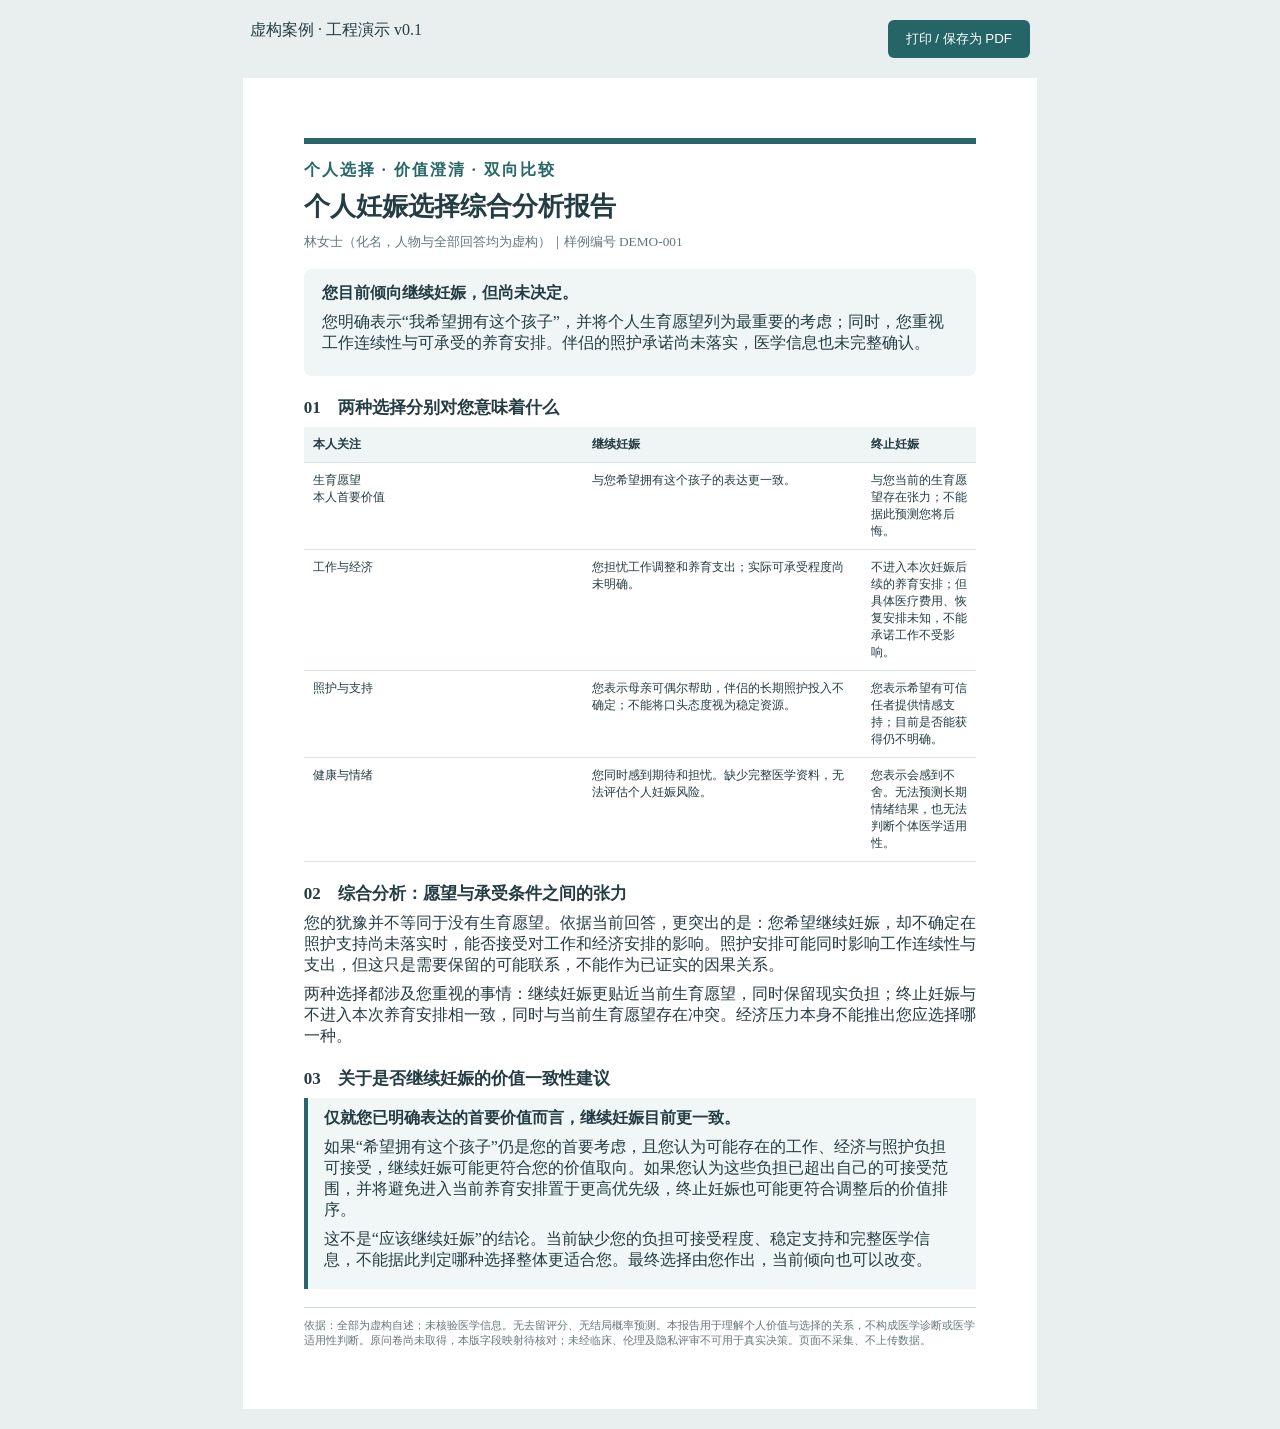
<file: doc/report.html>
<!doctype html><html lang="zh-CN"><meta charset="utf-8"><meta name="viewport" content="width=device-width,initial-scale=1"><title>个人妊娠选择综合分析报告 · 虚构演示</title><style>*{box-sizing:border-box}body{margin:0;background:#e9eeef;color:#243c43;font:14px/1.65,'PingFang SC','Microsoft YaHei',sans-serif}nav{max-width:780px;margin:20px auto;display:flex;justify-content:space-between}button{background:#256568;color:white;border:0;border-radius:6px;padding:10px 18px;cursor:pointer}.page{width:210mm;min-height:297mm;margin:20px auto;padding:16mm;background:white}header{border-top:6px solid #286769;padding-top:16px}small,.muted{color:#64777b}.tag{color:#286769;font-weight:bold;letter-spacing:2px}h1{font-size:26px;margin:8px 0}h2{font-size:17px;margin:20px 0 8px}p{margin:8px 0}.summary{background:#eff6f5;padding:14px 18px;border-radius:8px;margin-top:18px}.grid{display:grid;grid-template-columns:1fr 1fr;gap:14px}.card{border:1px solid #ccdada;padding:12px;border-radius:6px}table{width:100%;border-collapse:collapse;font-size:12px}th,td{padding:9px;text-align:left;vertical-align:top;border-bottom:1px solid #d9e3e3}th{background:#eff4f4}th:first-child{width:17%}td{width:41.5%}.conclusion{border-left:4px solid #286769;padding:10px 16px;background:#f1f7f6}footer{font-size:11px;color:#65777b;border-top:1px solid #ccdada;margin-top:18px;padding-top:10px}@page{size:A4;margin:0}@media print{body{background:white}nav{display:none}.page{margin:0;width:210mm;height:297mm;min-height:0;padding:15mm;break-after:avoid;font-size:13px}h2{margin-top:16px}*{print-color-adjust:exact;-webkit-print-color-adjust:exact}}</style><nav><span>虚构案例 · 工程演示 v0.1</span><button onclick="window.print()">打印 / 保存为 PDF</button></nav><main class="page"><header><div class="tag">个人选择 · 价值澄清 · 双向比较</div><h1>个人妊娠选择综合分析报告</h1><small>林女士（化名，人物与全部回答均为虚构）｜样例编号 DEMO-001</small></header><section class="summary"><b>您目前倾向继续妊娠，但尚未决定。</b><p>您明确表示“我希望拥有这个孩子”，并将个人生育愿望列为最重要的考虑；同时，您重视工作连续性与可承受的养育安排。伴侣的照护承诺尚未落实，医学信息也未完整确认。</p></section><h2>01　两种选择分别对您意味着什么</h2><table><thead><tr><th>本人关注</th><th>继续妊娠</th><th>终止妊娠</th></tr></thead><tbody><tr><td>生育愿望<br>本人首要价值</td><td>与您希望拥有这个孩子的表达更一致。</td><td>与您当前的生育愿望存在张力；不能据此预测您将后悔。</td></tr><tr><td>工作与经济</td><td>您担忧工作调整和养育支出；实际可承受程度尚未明确。</td><td>不进入本次妊娠后续的养育安排；但具体医疗费用、恢复安排未知，不能承诺工作不受影响。</td></tr><tr><td>照护与支持</td><td>您表示母亲可偶尔帮助，伴侣的长期照护投入不确定；不能将口头态度视为稳定资源。</td><td>您表示希望有可信任者提供情感支持；目前是否能获得仍不明确。</td></tr><tr><td>健康与情绪</td><td>您同时感到期待和担忧。缺少完整医学资料，无法评估个人妊娠风险。</td><td>您表示会感到不舍。无法预测长期情绪结果，也无法判断个体医学适用性。</td></tr></tbody></table><h2>02　综合分析：愿望与承受条件之间的张力</h2><p>您的犹豫并不等同于没有生育愿望。依据当前回答，更突出的是：您希望继续妊娠，却不确定在照护支持尚未落实时，能否接受对工作和经济安排的影响。照护安排可能同时影响工作连续性与支出，但这只是需要保留的可能联系，不能作为已证实的因果关系。</p><p>两种选择都涉及您重视的事情：继续妊娠更贴近当前生育愿望，同时保留现实负担；终止妊娠与不进入本次养育安排相一致，同时与当前生育愿望存在冲突。经济压力本身不能推出您应选择哪一种。</p><h2>03　关于是否继续妊娠的价值一致性建议</h2><div class="conclusion"><b>仅就您已明确表达的首要价值而言，继续妊娠目前更一致。</b><p>如果“希望拥有这个孩子”仍是您的首要考虑，且您认为可能存在的工作、经济与照护负担可接受，继续妊娠可能更符合您的价值取向。如果您认为这些负担已超出自己的可接受范围，并将避免进入当前养育安排置于更高优先级，终止妊娠也可能更符合调整后的价值排序。</p><p>这不是“应该继续妊娠”的结论。当前缺少您的负担可接受程度、稳定支持和完整医学信息，不能据此判定哪种选择整体更适合您。最终选择由您作出，当前倾向也可以改变。</p></div><footer>依据：全部为虚构自述；未核验医学信息。无去留评分、无结局概率预测。本报告用于理解个人价值与选择的关系，不构成医学诊断或医学适用性判断。原问卷尚未取得，本版字段映射待核对；未经临床、伦理及隐私评审不可用于真实决策。页面不采集、不上传数据。</footer></main></html>
</file>
